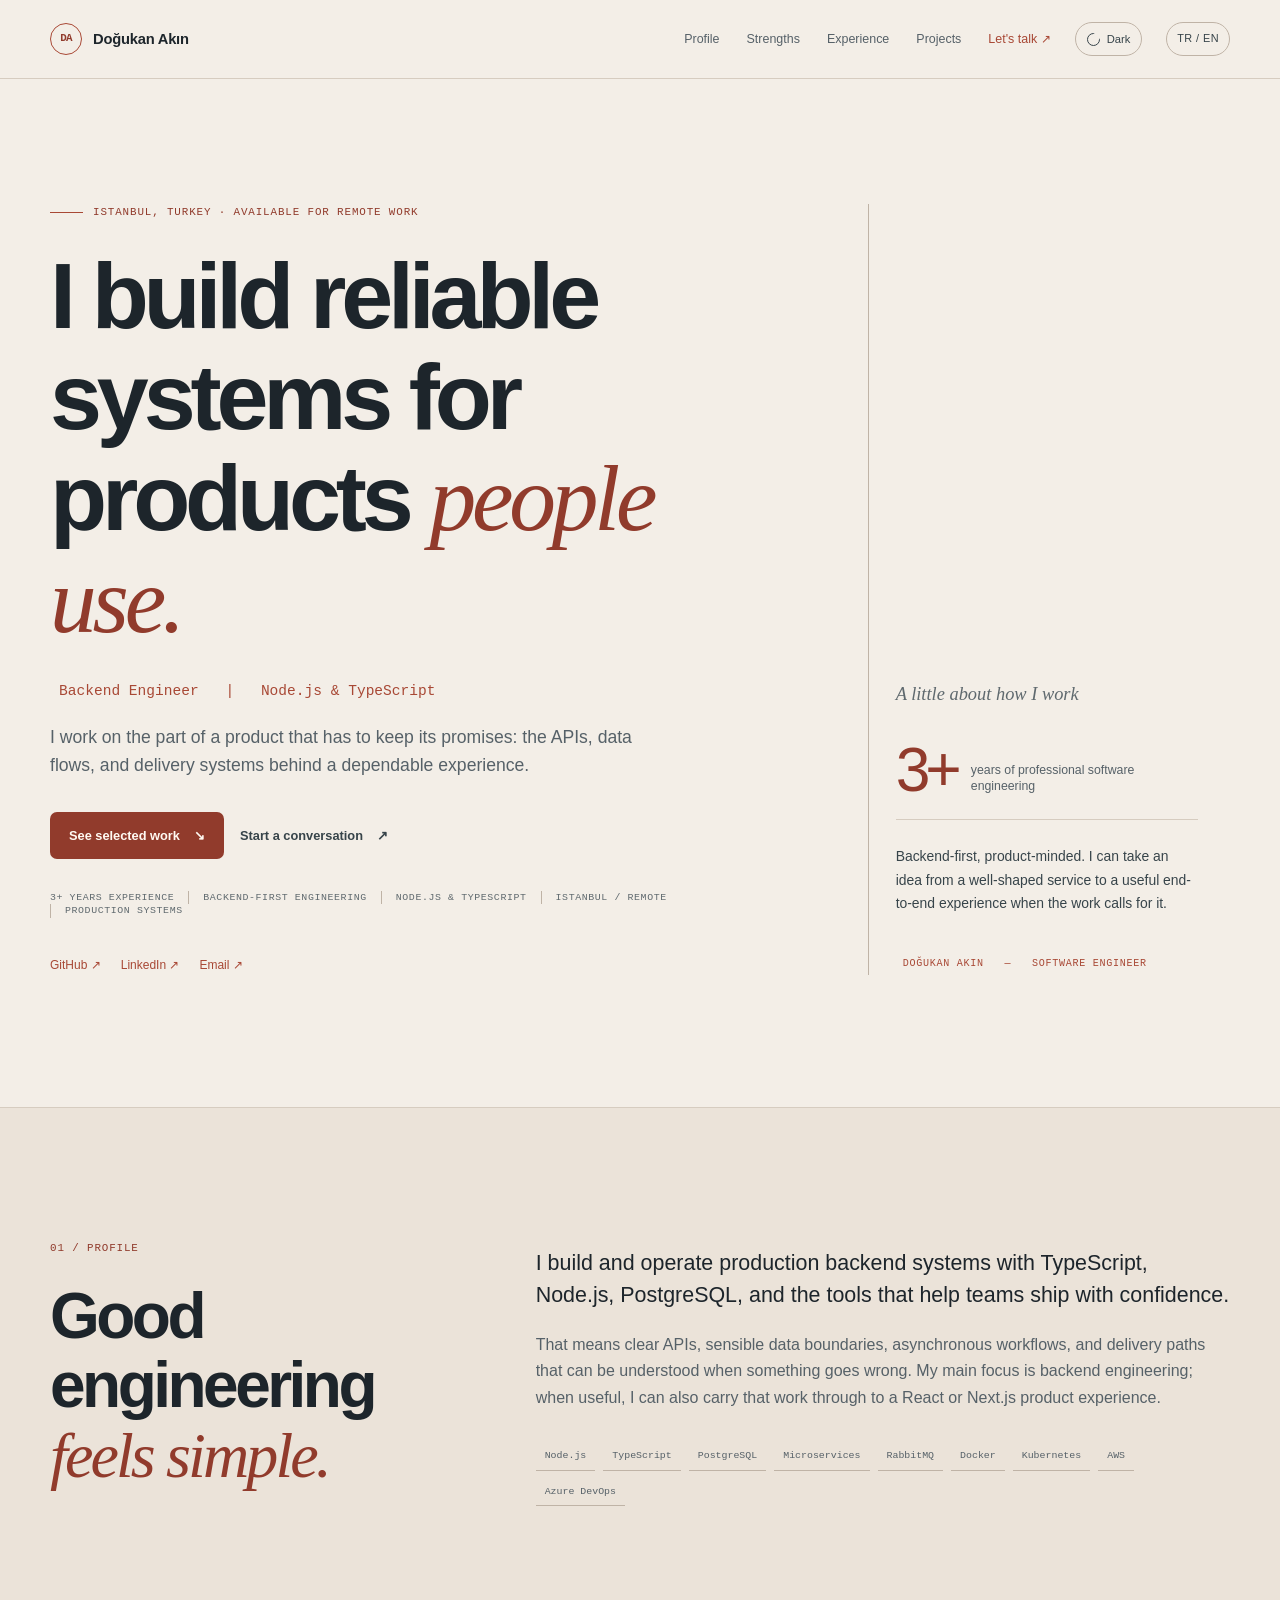
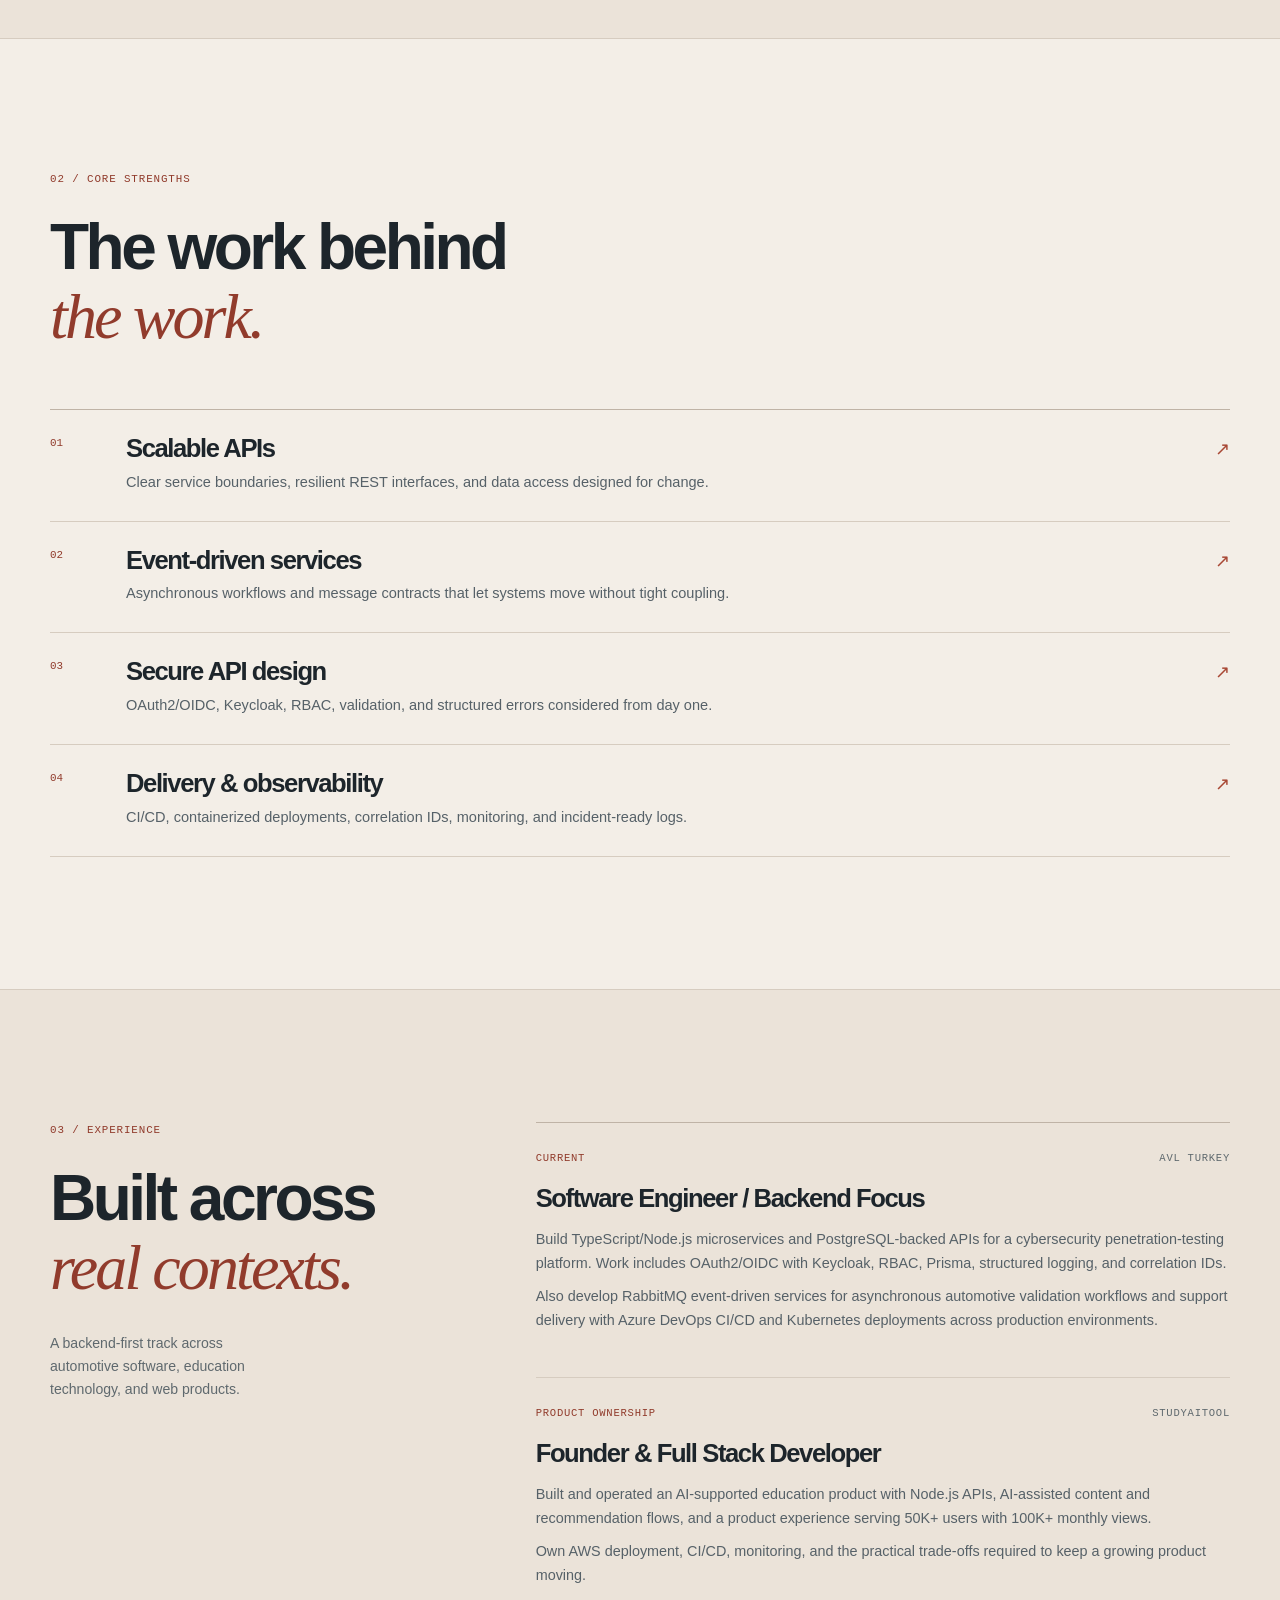
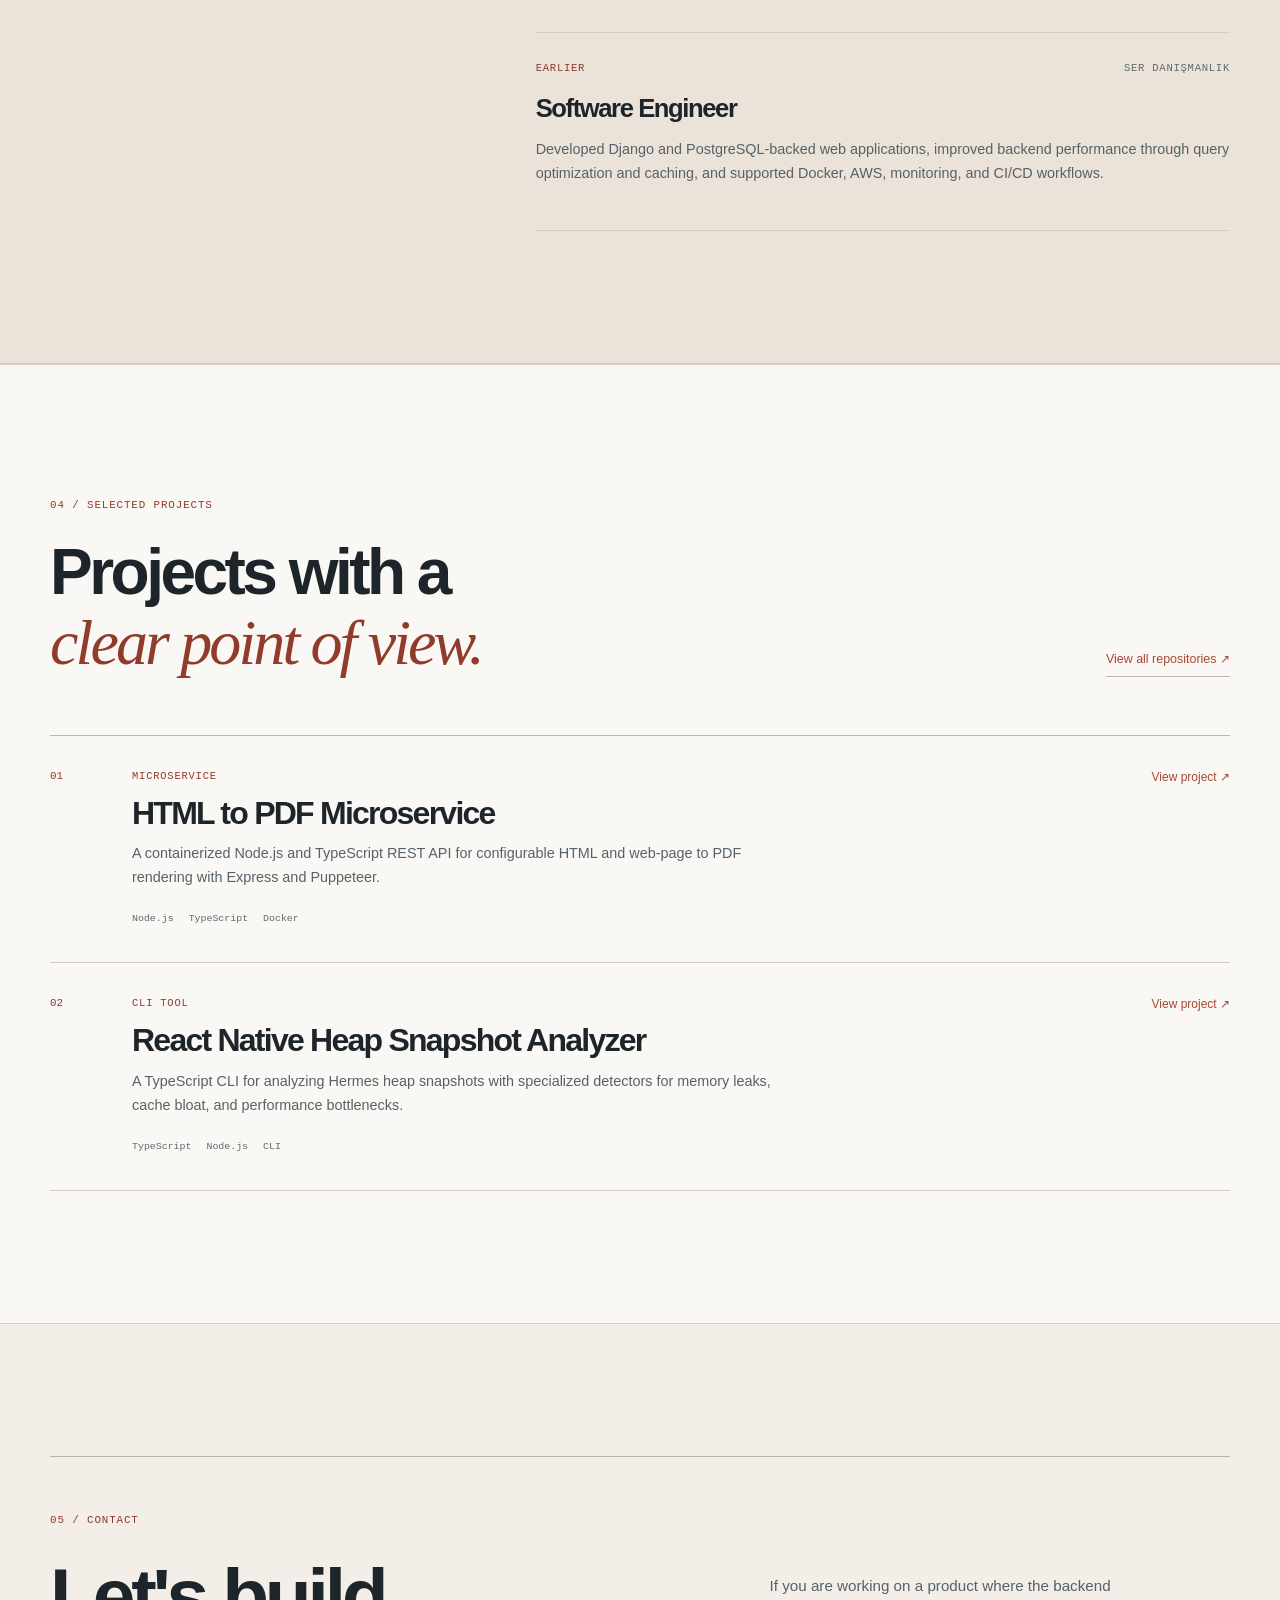
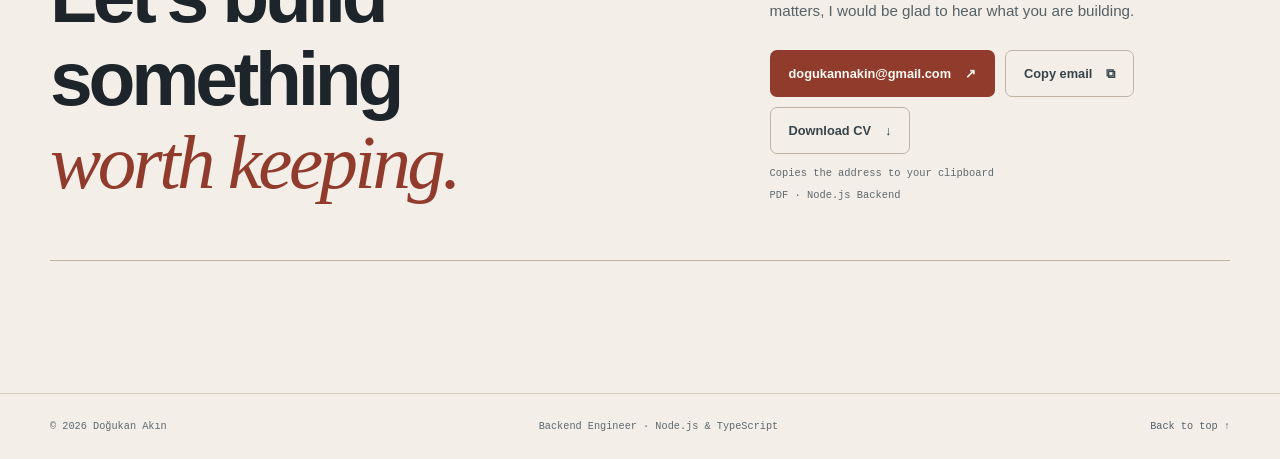
<file: index.html>
<!doctype html>
<html lang="en">
  <head>
    <meta charset="UTF-8" />
    <meta name="viewport" content="width=device-width, initial-scale=1" />
    <meta name="description" content="Doğukan Akın is a Backend Engineer focused on Node.js, TypeScript, production APIs, event-driven services, and reliable product delivery." />
    <meta name="keywords" content="Doğukan Akın, Backend Engineer, Node.js, TypeScript, PostgreSQL, microservices" />
    <meta name="theme-color" content="#f3eee7" media="(prefers-color-scheme: light)" />
    <meta name="theme-color" content="#171a1c" media="(prefers-color-scheme: dark)" />
    <meta property="og:title" content="Doğukan Akın" />
    <meta property="og:description" content="Backend Engineer focused on Node.js, TypeScript, production APIs, event-driven services, and reliable product delivery." />
    <meta property="og:type" content="website" />
    <meta property="og:locale" content="en_US" />
    <meta property="og:locale:alternate" content="tr_TR" />
    <meta property="og:url" content="https://dogukanakin.github.io/" />
    <meta property="og:image" content="https://dogukanakin.github.io/assets/og-image.png" />
    <meta property="og:image:width" content="1200" />
    <meta property="og:image:height" content="630" />
    <meta property="og:image:alt" content="Doğukan Akın — Backend Engineer | Node.js &amp; TypeScript" />
    <meta name="twitter:card" content="summary_large_image" />
    <meta name="twitter:title" content="Doğukan Akın" />
    <meta name="twitter:description" content="Backend Engineer focused on Node.js, TypeScript, production APIs, event-driven services, and reliable product delivery." />
    <meta name="twitter:image" content="https://dogukanakin.github.io/assets/og-image.png" />
    <link rel="canonical" href="https://dogukanakin.github.io/" />
    <link rel="icon" href="/favicon.svg" type="image/svg+xml" />
    <link rel="alternate icon" href="/favicon-32x32.png" type="image/png" sizes="32x32" />
    <link rel="alternate icon" href="/favicon-16x16.png" type="image/png" sizes="16x16" />
    <link rel="apple-touch-icon" href="/apple-touch-icon.png" sizes="180x180" />
    <link rel="manifest" href="/site.webmanifest" />
    <title>Doğukan Akın</title>
    <script type="application/ld+json">
      {
        "@context": "https://schema.org",
        "@type": "Person",
        "name": "Doğukan Akın",
        "jobTitle": "Backend Engineer",
        "description": "Backend Engineer focused on Node.js and TypeScript.",
        "inLanguage": "en",
        "url": "https://dogukanakin.github.io/",
        "sameAs": [
          "https://github.com/dogukanakin",
          "https://www.linkedin.com/in/dogukanakinn/"
        ],
        "knowsAbout": [
          "Node.js",
          "TypeScript",
          "PostgreSQL",
          "Microservices",
          "RabbitMQ",
          "Docker",
          "Kubernetes",
          "AWS",
          "Azure DevOps"
        ]
      }
    </script>
    <script>
      (() => {
        const normalizeLanguage = (value) => {
          const language = typeof value === 'string' ? value.toLowerCase().slice(0, 2) : '';
          return language === 'tr' || language === 'en' ? language : null;
        };

        let storedLanguage = null;
        try {
          storedLanguage = normalizeLanguage(localStorage.getItem('language'));
        } catch {
          storedLanguage = null;
        }

        const queryLanguage = normalizeLanguage(new URLSearchParams(window.location.search).get('lang'));
        let timeZone = '';
        try {
          timeZone = Intl.DateTimeFormat().resolvedOptions().timeZone || '';
        } catch {
          timeZone = '';
        }
        const languages = Array.isArray(navigator.languages) && navigator.languages.length
          ? navigator.languages
          : [navigator.language];
        const browserIsTurkish = languages.some((language) => String(language).toLowerCase().startsWith('tr'));
        const initialLanguage = queryLanguage || storedLanguage || (timeZone === 'Europe/Istanbul' || browserIsTurkish ? 'tr' : 'en');

        document.documentElement.dataset.language = initialLanguage;
        document.documentElement.dataset.localePending = 'true';
        window.__initialLanguage = initialLanguage;

        try {
          const stored = localStorage.getItem('theme');
          const system = window.matchMedia('(prefers-color-scheme: dark)').matches ? 'dark' : 'light';
          document.documentElement.dataset.theme = stored === 'dark' || stored === 'light' ? stored : system;
        } catch {
          document.documentElement.dataset.theme = 'light';
        }
      })();
    </script>
    <link rel="stylesheet" href="styles.css" />
  </head>
  <body>
    <a class="skip-link" href="#main-content" data-i18n="accessibility.skipToContent">Skip to content</a>

    <header class="site-header">
      <div class="container nav-wrap">
        <a class="brand" href="#top" data-i18n-aria-label="accessibility.brandHome" aria-label="Doğukan Akın home">
          <span class="brand-mark" aria-hidden="true">DA</span>
          <span data-i18n="site.name">Doğukan Akın</span>
        </a>
        <div class="header-actions">
          <nav id="site-nav" class="site-nav" data-i18n-aria-label="accessibility.primaryNavigation" aria-label="Primary navigation">
            <a href="#profile" data-i18n="nav.profile">Profile</a>
            <a href="#strengths" data-i18n="nav.strengths">Strengths</a>
            <a href="#experience" data-i18n="nav.experience">Experience</a>
            <a href="#projects" data-i18n="nav.projects">Projects</a>
            <a class="nav-contact" href="#contact"><span data-i18n="nav.contact">Let's talk</span> <span aria-hidden="true">↗</span></a>
          </nav>
          <button id="theme-toggle" class="theme-toggle" type="button" aria-pressed="false" aria-label="Switch to dark mode">
            <span class="theme-icon" aria-hidden="true"></span>
            <span data-theme-label>Dark</span>
          </button>
          <button id="language-toggle" class="language-toggle" type="button" aria-pressed="false" aria-label="Switch language to Turkish">
            <span data-i18n="language.label">TR / EN</span>
          </button>
          <button class="nav-toggle" type="button" aria-expanded="false" aria-controls="site-nav">
            <span class="sr-only" data-i18n="accessibility.toggleNavigation">Toggle navigation</span>
            <span aria-hidden="true"></span><span aria-hidden="true"></span>
          </button>
        </div>
      </div>
    </header>

    <main id="main-content">
      <section id="top" class="hero section-shell">
        <div class="container hero-grid">
          <div class="hero-copy">
            <p class="eyebrow"><span class="eyebrow-rule" aria-hidden="true"></span><span data-i18n="hero.eyebrow">Istanbul, Turkey · available for remote work</span></p>
            <h1><span data-i18n="hero.titleStart">I build reliable systems for products</span> <em data-i18n="hero.titleEmphasis">people use.</em></h1>
            <p class="hero-role"><span data-i18n="hero.roleTitle">Backend Engineer</span> <span aria-hidden="true">|</span> <span data-i18n="hero.roleStack">Node.js &amp; TypeScript</span></p>
            <p class="hero-intro" data-i18n="hero.intro">I work on the part of a product that has to keep its promises: the APIs, data flows, and delivery systems behind a dependable experience.</p>
            <div class="hero-actions">
              <a class="button button-primary" href="#projects"><span data-i18n="hero.selectedWork">See selected work</span> <span aria-hidden="true">↘</span></a>
              <a class="button button-text" href="mailto:dogukannakin@gmail.com"><span data-i18n="hero.conversation">Start a conversation</span> <span aria-hidden="true">↗</span></a>
            </div>
            <ul class="trust-strip" data-i18n-aria-label="accessibility.trustSignals" aria-label="Key facts">
              <li data-i18n="hero.trustItems.0">3+ years experience</li>
              <li data-i18n="hero.trustItems.1">Backend-first engineering</li>
              <li data-i18n="hero.trustItems.2">Node.js &amp; TypeScript</li>
              <li data-i18n="hero.trustItems.3">Istanbul / Remote</li>
              <li data-i18n="hero.trustItems.4">Production systems</li>
            </ul>
            <div class="social-links" data-i18n-aria-label="accessibility.socialLinks" aria-label="Social links">
              <a href="https://github.com/dogukanakin" target="_blank" rel="noreferrer"><span data-i18n="social.github">GitHub</span> <span aria-hidden="true">↗</span></a>
              <a href="https://www.linkedin.com/in/dogukanakinn/" target="_blank" rel="noreferrer"><span data-i18n="social.linkedin">LinkedIn</span> <span aria-hidden="true">↗</span></a>
              <a href="mailto:dogukannakin@gmail.com"><span data-i18n="social.email">Email</span> <span aria-hidden="true">↗</span></a>
            </div>
          </div>

          <aside class="hero-aside" data-i18n-aria-label="accessibility.professionalSummary" aria-label="Professional summary">
            <div class="aside-intro" data-i18n="hero.asideIntro">A little about how I work</div>
            <div class="aside-stat"><strong>3+</strong><span data-i18n="hero.yearsLabel">years of professional software engineering</span></div>
            <div class="aside-note" data-i18n="hero.asideNote">Backend-first, product-minded. I can take an idea from a well-shaped service to a useful end-to-end experience when the work calls for it.</div>
            <div class="aside-signature"><span data-i18n="site.name">Doğukan Akın</span> <span aria-hidden="true">—</span> <span data-i18n="hero.signatureRole">Software Engineer</span></div>
          </aside>
        </div>
      </section>

      <section id="profile" class="section-shell section-tint">
        <div class="container split-layout">
          <div class="section-heading">
            <p class="eyebrow" data-i18n="profile.eyebrow">01 / Profile</p>
            <h2><span data-i18n="profile.headingStart">Good engineering</span><br /><em data-i18n="profile.headingEmphasis">feels simple.</em></h2>
          </div>
          <div class="section-content profile-content">
            <p class="lead" data-i18n="profile.lead">I build and operate production backend systems with TypeScript, Node.js, PostgreSQL, and the tools that help teams ship with confidence.</p>
            <p data-i18n="profile.body">That means clear APIs, sensible data boundaries, asynchronous workflows, and delivery paths that can be understood when something goes wrong. My main focus is backend engineering; when useful, I can also carry that work through to a React or Next.js product experience.</p>
            <div class="stack-row" data-i18n-aria-label="accessibility.technologyStack" aria-label="Technology stack">
              <span data-i18n="profile.stack.node">Node.js</span><span data-i18n="profile.stack.typescript">TypeScript</span><span data-i18n="profile.stack.postgres">PostgreSQL</span><span data-i18n="profile.stack.microservices">Microservices</span><span data-i18n="profile.stack.rabbitmq">RabbitMQ</span><span data-i18n="profile.stack.docker">Docker</span><span data-i18n="profile.stack.kubernetes">Kubernetes</span><span data-i18n="profile.stack.aws">AWS</span><span data-i18n="profile.stack.azure">Azure DevOps</span>
            </div>
          </div>
        </div>
      </section>

      <section id="strengths" class="section-shell">
        <div class="container">
          <div class="section-heading section-heading-wide">
            <p class="eyebrow" data-i18n="strengths.eyebrow">02 / Core strengths</p>
            <h2><span data-i18n="strengths.headingStart">The work behind</span><br /><em data-i18n="strengths.headingEmphasis">the work.</em></h2>
          </div>
          <div class="strength-list">
            <article class="strength-item"><span class="item-index">01</span><div><h3 data-i18n="strengths.items.0.title">Scalable APIs</h3><p data-i18n="strengths.items.0.description">Clear service boundaries, resilient REST interfaces, and data access designed for change.</p></div><span class="item-arrow" aria-hidden="true">↗</span></article>
            <article class="strength-item"><span class="item-index">02</span><div><h3 data-i18n="strengths.items.1.title">Event-driven services</h3><p data-i18n="strengths.items.1.description">Asynchronous workflows and message contracts that let systems move without tight coupling.</p></div><span class="item-arrow" aria-hidden="true">↗</span></article>
            <article class="strength-item"><span class="item-index">03</span><div><h3 data-i18n="strengths.items.2.title">Secure API design</h3><p data-i18n="strengths.items.2.description">OAuth2/OIDC, Keycloak, RBAC, validation, and structured errors considered from day one.</p></div><span class="item-arrow" aria-hidden="true">↗</span></article>
            <article class="strength-item"><span class="item-index">04</span><div><h3 data-i18n="strengths.items.3.title">Delivery &amp; observability</h3><p data-i18n="strengths.items.3.description">CI/CD, containerized deployments, correlation IDs, monitoring, and incident-ready logs.</p></div><span class="item-arrow" aria-hidden="true">↗</span></article>
          </div>
        </div>
      </section>

      <section id="experience" class="section-shell section-tint">
        <div class="container split-layout experience-layout">
          <div class="section-heading">
            <p class="eyebrow" data-i18n="experience.eyebrow">03 / Experience</p>
            <h2><span data-i18n="experience.headingStart">Built across</span><br /><em data-i18n="experience.headingEmphasis">real contexts.</em></h2>
            <p class="heading-note" data-i18n="experience.note">A backend-first track across automotive software, education technology, and web products.</p>
          </div>
          <div class="timeline">
            <article class="timeline-item">
              <div class="timeline-meta"><span data-i18n="experience.items.0.meta">Current</span><span data-i18n="experience.items.0.company">AVL Turkey</span></div>
              <h3 data-i18n="experience.items.0.role">Software Engineer / Backend Focus</h3>
              <p data-i18n="experience.items.0.paragraphs.0">Build TypeScript/Node.js microservices and PostgreSQL-backed APIs for a cybersecurity penetration-testing platform. Work includes OAuth2/OIDC with Keycloak, RBAC, Prisma, structured logging, and correlation IDs.</p>
              <p data-i18n="experience.items.0.paragraphs.1">Also develop RabbitMQ event-driven services for asynchronous automotive validation workflows and support delivery with Azure DevOps CI/CD and Kubernetes deployments across production environments.</p>
            </article>
            <article class="timeline-item">
              <div class="timeline-meta"><span data-i18n="experience.items.1.meta">Product ownership</span><span data-i18n="experience.items.1.company">StudyAITool</span></div>
              <h3 data-i18n="experience.items.1.role">Founder &amp; Full Stack Developer</h3>
              <p data-i18n="experience.items.1.paragraphs.0">Built and operated an AI-supported education product with Node.js APIs, AI-assisted content and recommendation flows, and a product experience serving 50K+ users with 100K+ monthly views.</p>
              <p data-i18n="experience.items.1.paragraphs.1">Own AWS deployment, CI/CD, monitoring, and the practical trade-offs required to keep a growing product moving.</p>
            </article>
            <article class="timeline-item">
              <div class="timeline-meta"><span data-i18n="experience.items.2.meta">Earlier</span><span data-i18n="experience.items.2.company">SER Danışmanlık</span></div>
              <h3 data-i18n="experience.items.2.role">Software Engineer</h3>
              <p data-i18n="experience.items.2.paragraphs.0">Developed Django and PostgreSQL-backed web applications, improved backend performance through query optimization and caching, and supported Docker, AWS, monitoring, and CI/CD workflows.</p>
            </article>
          </div>
        </div>
      </section>

      <section id="projects" class="section-shell projects-section">
        <div class="container">
          <div class="projects-header">
            <div class="section-heading">
              <p class="eyebrow" data-i18n="projects.eyebrow">04 / Selected projects</p>
              <h2><span data-i18n="projects.headingStart">Projects with a</span><br /><em data-i18n="projects.headingEmphasis">clear point of view.</em></h2>
            </div>
            <a class="text-link" href="https://github.com/dogukanakin?tab=repositories" target="_blank" rel="noreferrer" data-i18n-aria-label="accessibility.viewAllRepositories"><span data-i18n="projects.viewAll">View all repositories</span> <span aria-hidden="true">↗</span></a>
          </div>
          <div class="project-list">
            <article class="project-row">
              <div class="project-number">01</div>
              <div class="project-main"><p class="project-type" data-i18n="projects.items.0.type">Microservice</p><h3 data-i18n="projects.items.0.title">HTML to PDF Microservice</h3><p data-i18n="projects.items.0.description">A containerized Node.js and TypeScript REST API for configurable HTML and web-page to PDF rendering with Express and Puppeteer.</p><div class="tag-list"><span data-i18n="projects.items.0.tags.0">Node.js</span><span data-i18n="projects.items.0.tags.1">TypeScript</span><span data-i18n="projects.items.0.tags.2">Docker</span></div></div>
              <a class="project-link" href="https://github.com/dogukanakin/HTML-to-PDF-Microservice" target="_blank" rel="noreferrer" data-i18n-aria-label="accessibility.viewHtmlProject"><span data-i18n="projects.viewProject">View project</span> <span aria-hidden="true">↗</span></a>
            </article>
            <article class="project-row">
              <div class="project-number">02</div>
              <div class="project-main"><p class="project-type" data-i18n="projects.items.1.type">CLI tool</p><h3 data-i18n="projects.items.1.title">React Native Heap Snapshot Analyzer</h3><p data-i18n="projects.items.1.description">A TypeScript CLI for analyzing Hermes heap snapshots with specialized detectors for memory leaks, cache bloat, and performance bottlenecks.</p><div class="tag-list"><span data-i18n="projects.items.1.tags.0">TypeScript</span><span data-i18n="projects.items.1.tags.1">Node.js</span><span data-i18n="projects.items.1.tags.2">CLI</span></div></div>
              <a class="project-link" href="https://github.com/dogukanakin/react-native-heap-analyzer" target="_blank" rel="noreferrer" data-i18n-aria-label="accessibility.viewHeapProject"><span data-i18n="projects.viewProject">View project</span> <span aria-hidden="true">↗</span></a>
            </article>
          </div>
        </div>
      </section>

      <section id="contact" class="section-shell contact-section">
        <div class="container contact-layout">
          <div>
            <p class="eyebrow" data-i18n="contact.eyebrow">05 / Contact</p>
            <h2><span data-i18n="contact.headingStart">Let's build something</span><br /><em data-i18n="contact.headingEmphasis">worth keeping.</em></h2>
          </div>
          <div class="contact-actions">
            <p data-i18n="contact.intro">If you are working on a product where the backend matters, I would be glad to hear what you are building.</p>
            <div class="contact-cta-group">
              <a class="button button-primary" href="mailto:dogukannakin@gmail.com"><span data-i18n="contact.email">dogukannakin@gmail.com</span> <span aria-hidden="true">↗</span></a>
              <button class="button button-outline" type="button" data-copy-email data-email="dogukannakin@gmail.com" data-i18n-aria-label="accessibility.copyEmail" aria-describedby="copy-email-status" aria-label="Copy email address"><span data-i18n="contact.copyEmail">Copy email</span> <span aria-hidden="true">⧉</span></button>
              <a class="button button-outline" href="assets/cv/dogukanakin.pdf" download="dogukanakin.pdf" data-i18n-aria-label="accessibility.downloadCv" aria-label="Download CV as PDF"><span data-i18n="contact.downloadCv">Download CV</span> <span aria-hidden="true">↓</span></a>
            </div>
            <p id="copy-email-status" class="copy-status" role="status" aria-live="polite" data-i18n="contact.copyHint">Copies the address to your clipboard</p>
            <p class="cv-hint" data-i18n="contact.cvHint">PDF · Node.js Backend</p>
          </div>
        </div>
      </section>
    </main>

    <footer class="site-footer">
      <div class="container footer-wrap"><span>© <span id="year"></span> <span data-i18n="site.name">Doğukan Akın</span></span><span data-i18n="footer.role">Backend Engineer · Node.js &amp; TypeScript</span><a href="#top" data-i18n-aria-label="accessibility.backToTop" data-i18n="footer.backToTop">Back to top ↑</a></div>
    </footer>

    <script type="module" src="localization.js"></script>
    <script type="module" src="email-actions.js"></script>
    <script src="script.js"></script>
  </body>
</html>
</file>
<file: styles.css>
:root {
  color-scheme: light;
  --bg: #f3eee7;
  --surface: #ebe3d9;
  --surface-strong: #faf8f4;
  --text: #1d252b;
  --text-soft: #37444a;
  --muted: #5f696e;
  --muted-strong: #566168;
  --line: #d6ccc0;
  --line-strong: #bfb3a6;
  --accent: #a84835;
  --accent-strong: #913b2c;
  --accent-hover: #7e2f24;
  --accent-soft: rgba(168, 72, 53, .12);
  --button-primary-bg: #913b2c;
  --button-primary-hover: #7e2f24;
  --button-text: #fffaf3;
  --max: 1180px;
}

html[data-theme="dark"] {
  color-scheme: dark;
  --bg: #171a1c;
  --surface: #202527;
  --surface-strong: #262c2e;
  --text: #f3eee6;
  --text-soft: #ded8ce;
  --muted: #b2b0a9;
  --muted-strong: #cbc5bb;
  --line: #3a4141;
  --line-strong: #5a605e;
  --accent: #e28a72;
  --accent-strong: #f1a58e;
  --accent-hover: #ffb09a;
  --accent-soft: rgba(226, 138, 114, .14);
  --button-primary-bg: #a84835;
  --button-primary-hover: #913b2c;
  --button-text: #fffaf3;
}

* { box-sizing: border-box; }
html { scroll-behavior: smooth; }
html[data-locale-pending] body { visibility: hidden; }
body {
  margin: 0;
  background: var(--bg);
  color: var(--text);
  font-family: Inter, ui-sans-serif, -apple-system, BlinkMacSystemFont, "Segoe UI", sans-serif;
  line-height: 1.65;
  text-rendering: optimizeLegibility;
  transition: background-color .35s ease, color .35s ease;
}
a { color: inherit; text-decoration: none; }
a:focus-visible, button:focus-visible { outline: 3px solid var(--accent); outline-offset: 4px; }
.container { width: min(var(--max), calc(100% - 56px)); margin: 0 auto; }
.sr-only { position: absolute; width: 1px; height: 1px; padding: 0; margin: -1px; overflow: hidden; clip: rect(0, 0, 0, 0); white-space: nowrap; border: 0; }
.skip-link { position: fixed; z-index: 10; top: 12px; left: 12px; padding: 8px 12px; border-radius: 7px; background: var(--accent); color: #fffaf3; transform: translateY(-150%); transition: transform .2s ease; }
.skip-link:focus { transform: translateY(0); }

.site-header { position: sticky; top: 0; z-index: 5; border-bottom: 1px solid var(--line); background: color-mix(in srgb, var(--bg) 90%, transparent); backdrop-filter: blur(14px); }
.nav-wrap { min-height: 78px; display: flex; align-items: center; justify-content: space-between; gap: 24px; }
.brand { display: inline-flex; align-items: center; gap: 11px; font-size: .92rem; font-weight: 650; letter-spacing: -.015em; }
.brand-mark { display: grid; place-items: center; width: 32px; height: 32px; border: 1px solid var(--accent); border-radius: 50%; color: var(--accent-strong); font-family: "SFMono-Regular", Consolas, monospace; font-size: .68rem; letter-spacing: -.08em; }
.header-actions, .site-nav { display: flex; align-items: center; }
.header-actions { gap: 24px; }.site-nav { gap: 27px; color: var(--muted-strong); font-size: .78rem; }.site-nav a { transition: color .2s ease; }.site-nav a:hover { color: var(--text); }
.site-nav .nav-contact { color: var(--text); }.nav-contact span, .social-links span, .text-link span, .project-link span { color: var(--accent); }
.theme-toggle { display: inline-flex; align-items: center; gap: 7px; min-height: 34px; padding: 0 11px; border: 1px solid var(--line-strong); border-radius: 999px; background: transparent; color: var(--text-soft); font: inherit; font-size: .7rem; cursor: pointer; transition: background-color .2s ease, border-color .2s ease, color .2s ease; }
.theme-toggle:hover { border-color: var(--accent); background: var(--accent-soft); color: var(--text); }.theme-icon { position: relative; display: block; width: 13px; height: 13px; border: 1.5px solid currentColor; border-radius: 50%; }.theme-icon::after { position: absolute; top: -3px; right: -3px; width: 8px; height: 8px; border-radius: 50%; background: var(--bg); content: ""; }.theme-toggle[aria-pressed="true"] .theme-icon { border-radius: 3px; border-width: 1px; transform: rotate(45deg); }.theme-toggle[aria-pressed="true"] .theme-icon::after { display: none; }
.language-toggle { display: inline-flex; align-items: center; justify-content: center; min-height: 34px; padding: 0 10px; border: 1px solid var(--line-strong); border-radius: 999px; background: transparent; color: var(--text-soft); font: inherit; font-size: .68rem; letter-spacing: .04em; cursor: pointer; transition: background-color .2s ease, border-color .2s ease, color .2s ease; }.language-toggle:hover, .language-toggle[aria-pressed="true"] { border-color: var(--accent); background: var(--accent-soft); color: var(--text); }
.nav-toggle { display: none; border: 0; background: transparent; color: var(--text); }

.section-shell { position: relative; padding: 132px 0; overflow: hidden; }.hero { min-height: 710px; display: flex; align-items: center; padding-top: 125px; background: var(--bg); }.section-tint { background: var(--surface); border-top: 1px solid var(--line); border-bottom: 1px solid var(--line); }.projects-section { background: var(--surface-strong); border-top: 1px solid var(--line); border-bottom: 1px solid var(--line); }
.hero-grid { display: grid; grid-template-columns: minmax(0, 1.18fr) minmax(280px, .62fr); align-items: end; gap: clamp(60px, 10vw, 150px); }.eyebrow { display: flex; align-items: center; gap: 10px; margin: 0 0 24px; color: var(--accent-strong); font-family: "SFMono-Regular", Consolas, monospace; font-size: .68rem; letter-spacing: .08em; text-transform: uppercase; }.eyebrow-rule { display: inline-block; width: 33px; height: 1px; background: var(--accent); }
h1, h2, h3, p { margin-top: 0; } h1, h2, h3 { line-height: 1.08; letter-spacing: -.055em; } h1 em, h2 em { color: var(--accent-strong); font-family: Georgia, "Times New Roman", serif; font-weight: 400; letter-spacing: -.045em; }
h1 { max-width: 830px; margin-bottom: 27px; font-size: clamp(3.9rem, 7.3vw, 7.4rem); font-weight: 620; }.hero-role { margin-bottom: 20px; color: var(--text-soft); font-family: "SFMono-Regular", Consolas, monospace; font-size: .91rem; }.hero-role span { padding: 0 9px; color: var(--accent); }.hero-intro { max-width: 630px; margin-bottom: 33px; color: var(--muted-strong); font-size: 1.1rem; line-height: 1.6; }
.hero-actions, .social-links { display: flex; flex-wrap: wrap; align-items: center; gap: 15px; }.button { display: inline-flex; align-items: center; justify-content: center; gap: 14px; min-height: 47px; padding: 0 18px; border: 1px solid transparent; border-radius: 7px; font-size: .8rem; font-weight: 650; transition: transform .2s ease, background-color .2s ease, border-color .2s ease, color .2s ease; }.button:hover { transform: translateY(-2px); }.button-primary { background: var(--button-primary-bg); color: var(--button-text); }.button-primary span { color: var(--button-text); }.button-primary:hover { background: var(--button-primary-hover); }.button-text { padding-right: 0; padding-left: 0; color: var(--text-soft); }.button-text:hover { color: var(--accent-strong); }.social-links { gap: 20px; margin-top: 38px; color: var(--muted); font-size: .75rem; }.social-links a:hover { color: var(--text); }
.button-outline { border-color: var(--line-strong); background: transparent; color: var(--text-soft); }.button-outline:hover { border-color: var(--accent); background: var(--accent-soft); color: var(--text); }
.trust-strip { display: flex; flex-wrap: wrap; gap: 0; margin: 32px 0 0; padding: 0; list-style: none; color: var(--muted); font-family: "SFMono-Regular", Consolas, monospace; font-size: .62rem; line-height: 1.35; text-transform: uppercase; letter-spacing: .06em; }.trust-strip li { padding: 0 14px; }.trust-strip li:first-child { padding-left: 0; }.trust-strip li + li { border-left: 1px solid var(--line-strong); }

.hero-aside { align-self: stretch; display: flex; flex-direction: column; justify-content: end; max-width: 330px; padding: 0 0 3px 27px; border-left: 1px solid var(--line-strong); }.aside-intro { margin-bottom: 36px; color: var(--muted); font-family: Georgia, "Times New Roman", serif; font-size: 1.15rem; font-style: italic; }.aside-stat { display: flex; align-items: end; gap: 14px; padding-bottom: 24px; border-bottom: 1px solid var(--line); }.aside-stat strong { color: var(--accent-strong); font-size: 3.9rem; font-weight: 500; letter-spacing: -.08em; line-height: .8; }.aside-stat span { color: var(--muted-strong); font-size: .77rem; line-height: 1.35; }.aside-note { margin: 25px 0 40px; color: var(--text-soft); font-size: .87rem; line-height: 1.7; }.aside-signature { color: var(--muted); font-family: "SFMono-Regular", Consolas, monospace; font-size: .63rem; text-transform: uppercase; letter-spacing: .07em; }.aside-signature span { color: var(--accent); padding: 0 7px; }

.split-layout { display: grid; grid-template-columns: minmax(250px, .68fr) minmax(0, 1.32fr); gap: clamp(52px, 10vw, 150px); }.section-heading h2 { margin-bottom: 0; font-size: clamp(2.8rem, 5vw, 4.7rem); font-weight: 600; }.section-heading-wide { max-width: 670px; margin-bottom: 58px; }.profile-content { max-width: 740px; padding-top: 8px; }.profile-content p { color: var(--muted-strong); }.profile-content .lead { color: var(--text); font-size: 1.34rem; line-height: 1.45; }.stack-row { display: flex; flex-wrap: wrap; gap: 8px; margin-top: 32px; }.stack-row span, .tag-list span { color: var(--muted-strong); font-family: "SFMono-Regular", Consolas, monospace; font-size: .62rem; }.stack-row span { padding: 5px 9px; border-bottom: 1px solid var(--line-strong); }

.strength-list { border-top: 1px solid var(--line-strong); }.strength-item { display: grid; grid-template-columns: 54px minmax(0, 1fr) 32px; align-items: start; gap: 22px; padding: 25px 0 27px; border-bottom: 1px solid var(--line); }.item-index { color: var(--accent-strong); font-family: "SFMono-Regular", Consolas, monospace; font-size: .68rem; }.strength-item h3 { margin: 0 0 7px; font-size: 1.6rem; font-weight: 560; }.strength-item p { max-width: 620px; margin-bottom: 0; color: var(--muted-strong); font-size: .91rem; }.item-arrow { color: var(--accent); font-size: 1.1rem; text-align: right; }

.experience-layout { align-items: start; }.heading-note { max-width: 240px; margin-top: 30px; color: var(--muted); font-size: .88rem; }.timeline { border-top: 1px solid var(--line-strong); }.timeline-item { padding: 27px 0 34px; border-bottom: 1px solid var(--line); }.timeline-meta { display: flex; justify-content: space-between; gap: 20px; margin-bottom: 18px; color: var(--accent-strong); font-family: "SFMono-Regular", Consolas, monospace; font-size: .66rem; text-transform: uppercase; letter-spacing: .07em; }.timeline-meta span:last-child { color: var(--muted); }.timeline-item h3 { margin-bottom: 15px; font-size: 1.6rem; font-weight: 560; }.timeline-item p { max-width: 730px; margin-bottom: 10px; color: var(--muted-strong); font-size: .9rem; }

.projects-header { display: flex; align-items: end; justify-content: space-between; gap: 30px; margin-bottom: 58px; }.text-link { padding-bottom: 6px; border-bottom: 1px solid var(--line-strong); color: var(--muted-strong); font-size: .78rem; }.text-link:hover { color: var(--accent-strong); border-color: var(--accent); }.project-list { border-top: 1px solid var(--line-strong); }.project-row { display: grid; grid-template-columns: 58px minmax(0, 1fr) 140px; align-items: start; gap: 24px; padding: 32px 0 35px; border-bottom: 1px solid var(--line); }.project-number { color: var(--accent-strong); font-family: "SFMono-Regular", Consolas, monospace; font-size: .68rem; }.project-type { margin-bottom: 11px; color: var(--accent-strong); font-family: "SFMono-Regular", Consolas, monospace; font-size: .65rem; text-transform: uppercase; letter-spacing: .08em; }.project-main h3 { margin-bottom: 12px; font-size: 2rem; font-weight: 560; }.project-main > p:not(.project-type) { max-width: 660px; margin-bottom: 21px; color: var(--muted-strong); font-size: .9rem; }.tag-list { display: flex; flex-wrap: wrap; gap: 15px; }.tag-list span { color: var(--muted); }.project-link { justify-self: end; color: var(--text-soft); font-size: .75rem; }.project-link:hover { color: var(--accent-strong); }

.contact-section { background: var(--bg); }.contact-layout { display: grid; grid-template-columns: 1fr .72fr; gap: 80px; padding: 55px 0; border-top: 1px solid var(--line-strong); border-bottom: 1px solid var(--line-strong); }.contact-layout h2 { margin-bottom: 0; font-size: clamp(3rem, 6vw, 5.8rem); font-weight: 600; }.contact-actions { align-self: end; max-width: 390px; }.contact-actions p { margin-bottom: 27px; color: var(--muted-strong); font-size: .95rem; }.contact-cta-group { display: flex; flex-wrap: wrap; gap: 10px; }.copy-status, .cv-hint { margin: 11px 0 0 !important; color: var(--muted) !important; font-family: "SFMono-Regular", Consolas, monospace; font-size: .65rem !important; }.cv-hint { margin-top: 5px !important; }
.not-found-page { min-height: calc(100vh - 127px); display: flex; align-items: center; }.not-found-content { max-width: 720px; }.not-found-content h1 { margin-bottom: 25px; }.not-found-description { max-width: 510px; margin-bottom: 34px; color: var(--muted-strong); font-size: 1.05rem; }
.site-footer { padding: 24px 0; border-top: 1px solid var(--line); color: var(--muted); font-family: "SFMono-Regular", Consolas, monospace; font-size: .64rem; }.footer-wrap { display: flex; justify-content: space-between; gap: 20px; }.footer-wrap a { color: var(--muted-strong); }.footer-wrap a:hover { color: var(--accent-strong); }

@media (max-width: 900px) { .hero-grid, .split-layout, .contact-layout { grid-template-columns: 1fr; }.hero { min-height: auto; padding-top: 110px; }.hero-aside { max-width: 570px; min-height: 260px; }.contact-layout { gap: 42px; }.contact-actions { max-width: 570px; } }
@media (max-width: 640px) {
  .container { width: min(var(--max), calc(100% - 32px)); }.nav-wrap { min-height: 70px; }.header-actions { gap: 12px; }.theme-toggle { padding: 0 9px; }.theme-toggle span:last-child { display: none; }.language-toggle { padding: 0 8px; font-size: .63rem; }.nav-toggle { display: flex; flex-direction: column; gap: 5px; padding: 10px 0 10px 9px; cursor: pointer; }.nav-toggle > span:not(.sr-only) { display: block; width: 22px; height: 1px; background: var(--text); }.site-nav { position: absolute; top: calc(100% + 1px); right: 16px; left: 16px; display: none; flex-direction: column; align-items: stretch; gap: 0; padding: 7px; border: 1px solid var(--line-strong); background: var(--surface-strong); box-shadow: 0 18px 45px rgba(28, 29, 28, .14); }.site-nav[data-open="true"] { display: flex; }.site-nav a { padding: 12px 14px; }.site-nav .nav-contact { padding: 12px 14px; }
  .section-shell { padding: 91px 0; }.hero { padding-top: 84px; }.eyebrow { margin-bottom: 20px; font-size: .62rem; }.hero h1 { font-size: clamp(3.15rem, 14vw, 5.15rem); }.hero-role { font-size: .73rem; }.hero-intro { font-size: 1rem; }.hero-actions { align-items: stretch; flex-direction: column; gap: 8px; }.button { justify-content: space-between; }.button-text { justify-content: flex-start; min-height: 35px; }.trust-strip { gap: 9px 0; margin-top: 25px; }.trust-strip li { padding: 0 10px; }.trust-strip li:first-child { padding-left: 0; }.social-links { margin-top: 25px; }.hero-aside { min-height: auto; margin-top: 42px; padding: 0 0 0 20px; }.aside-intro { margin-bottom: 25px; }.aside-note { margin-bottom: 28px; }
  .section-heading h2 { font-size: clamp(2.7rem, 12vw, 4rem); }.profile-content { padding-top: 4px; }.profile-content .lead { font-size: 1.16rem; }.strength-item { grid-template-columns: 35px minmax(0, 1fr) 20px; gap: 11px; padding: 22px 0; }.strength-item h3 { font-size: 1.35rem; }.strength-item p { font-size: .85rem; }.timeline-meta { align-items: start; flex-direction: column; gap: 5px; }.timeline-item h3 { font-size: 1.4rem; }.projects-header { display: block; margin-bottom: 38px; }.projects-header .text-link { display: inline-block; margin-top: 24px; }.project-row { grid-template-columns: 35px minmax(0, 1fr); gap: 12px; padding: 26px 0 29px; }.project-main h3 { font-size: 1.55rem; }.project-link { grid-column: 2; justify-self: start; margin-top: 5px; }.tag-list { gap: 10px; }.contact-layout { padding: 42px 0; }.contact-cta-group { flex-direction: column; align-items: stretch; }.not-found-page { min-height: calc(100vh - 112px); }.not-found-description { font-size: .95rem; }.footer-wrap { align-items: start; flex-direction: column; gap: 9px; }
}
@media (prefers-reduced-motion: reduce) { html { scroll-behavior: auto; } *, *::before, *::after { transition-duration: .01ms !important; animation-duration: .01ms !important; animation-iteration-count: 1 !important; } }
</file>
